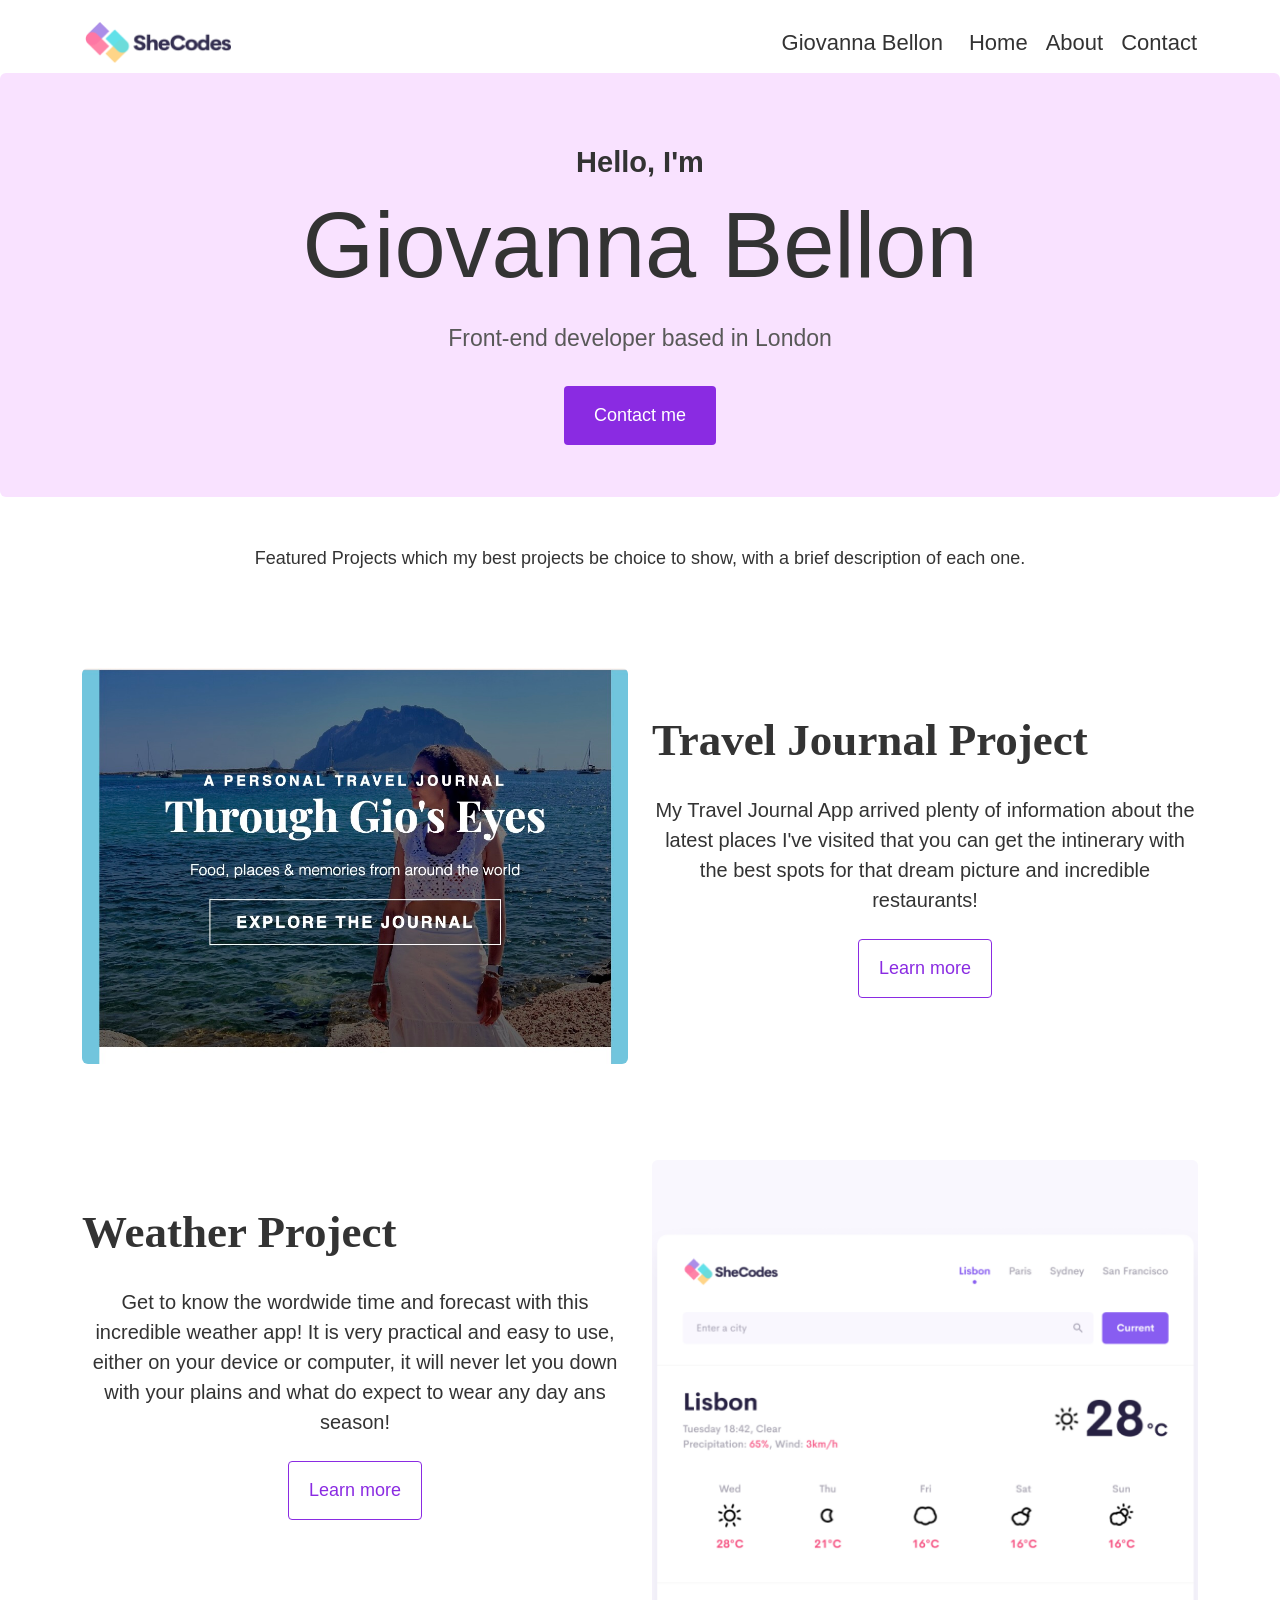
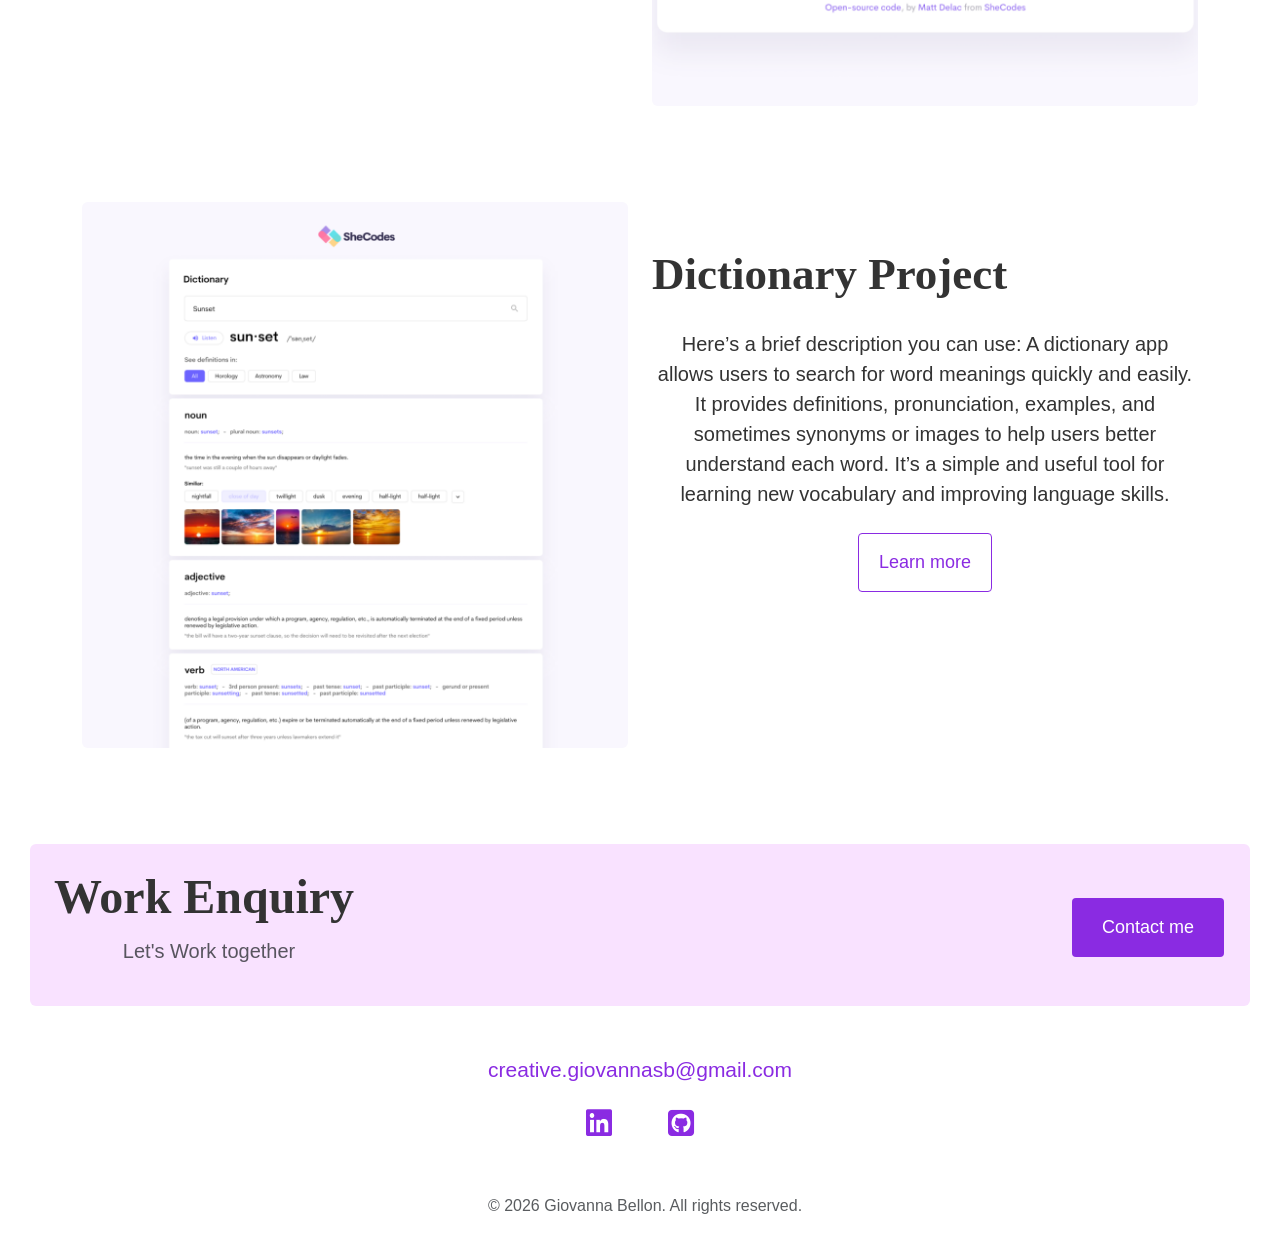
<file: index.html>
<!DOCTYPE html>
<html lang="en">
<head>
    <link href="https://cdn.jsdelivr.net/npm/bootstrap@5.3.8/dist/css/bootstrap.min.css" 
    rel="stylesheet" integrity="sha384-sRIl4kxILFvY47J16cr9ZwB07vP4J8+LH7qKQnuqkuIAvNWLzeN8tE5YBujZqJLB" 
    crossorigin="anonymous">
    <meta charset="UTF-8">
    <meta name="viewport" content="width=device-width, initial-scale=1.0">
    <title>Front-end developer Giovanna Bellon Portifolio</title>
     <meta name="description" content="Giovanna Bellon is a Front-End Developer based in London. Explore her portfolio of web projects.">
    <meta name="author" content="Giovanna Bellon">

    <link rel="stylesheet" href="css/style.css" />
    <link rel="stylesheet" href="https://cdnjs.cloudflare.com/ajax/libs/font-awesome/6.5.0/css/all.min.css">


</head>
<body>
<nav class="navbar custom-navbar w-100">
  <div class="container">
    <img src="images/shecode.png" class="logo d-none d-md-block" alt="Shecodes logo" />
     <img src="images/smallogo.jpg" class="small-logo d-block d-md-none" alt="Shecodes logo" />
    <div class="d-flex">
         <a
      class="navbar-brand me-4"
      href="https://www.shecodes.io/graduates/174112-giovanna-bellon"
    >Giovanna Bellon</a>
      <a class="nav-link me-3" href="index.html" title="Giovanna's page">Home</a>
      <a class="nav-link me-3" href="about.html" title="Giovanna's work">About</a>
      <a class="nav-link" href="contact.html" title="Giovanna's contact">Contact</a>
    </div>
  </div>
</nav>
   
   <div class="container-header  mt-5 p-5 rounded">
<h4 class="mt-4"> Hello, I'm </h4>
    <h1>Giovanna Bellon</h1>
</ br>
    <h3 class="p-3 mt-2 ">Front-end developer based in London</h3>

</ br>

    <a href="contact.html" class="btn btn-branding">Contact me</a>
   
</div> 
<p class="p-feature mt-5 mb-5">
    Featured Projects which my best projects be choice to show, with a brief description of each one.
</p>

 <div class="container">
      <div class="row">
        <div class="col col-lg-6 d-none d-lg-block">
          <img
            src="images/journal.jpg"
            alt="Yogurt App"
            class="img-fluid rounded mt-5 mb-5"
          />
        </div>
        <div class="col col-lg-6">
          <div class="project-description">
            <h2 class="yogurt mb-5 mt-5">Travel Journal Project</h2>

            <p class="paragraph">
              My Travel Journal App arrived plenty of information about the latest places I've visited that 
              you can get the intinerary with the best spots for that dream picture and incredible restaurants!
  
            <a href="work.html" class="btn btn-yogurt mt-4 ">Learn more</a>
          </div>
        </div>
      </div>
      <div class="row">
        <div class="col col-lg-6">
          <div class="project-description">
            <h2 class="weather mt-5 mb-5">Weather Project</h2>

            <p class="paragraph">
              Get to know the wordwide time and forecast with this incredible
              weather app! It is very practical and easy to use, either on your
              device or computer, it will never let you down with your plains
              and what do expect to wear any day ans season!
            </p>
            <a href="work.html" class="btn btn-yogurt mt-4 ">Learn more</a>
          </div>
        </div>

        <div class="col col-lg-6 d-none d-lg-block">
          <img
            src="images/weather.png"
            alt="Weather App"
            class="img-fluid rounded mt-5 mb-5"
          />
        </div>
      </div>
      <div class="row">
        <div class="col col-lg-6 d-none d-lg-block">
          <img
            src="images/dictionary-image.png"
            alt="Dictionary App"
            class="img-fluid rounded mt-5 size mb-5"
          />
        </div>

        <div class="col col-lg-6">
          <div class="project-description">
            <h2 class="dictionary mt-5 mb-5">Dictionary Project</h2>

            <p class="paragraph">
              Here’s a brief description you can use: A dictionary app allows
              users to search for word meanings quickly and easily. It provides
              definitions, pronunciation, examples, and sometimes synonyms or
              images to help users better understand each word. It’s a simple
              and useful tool for learning new vocabulary and improving language
              skills.
            </p>
            <a href="work.html" class="btn btn-yogurt mt-4 ">Learn more</a>
          </div>
        </div>
      </div>
    </div>
    <script
      src="https://cdn.jsdelivr.net/npm/bootstrap@5.3.8/dist/js/bootstrap.bundle.min.js"
      integrity="sha384-FKyoEForCGlyvwx9Hj09JcYn3nv7wiPVlz7YYwJrWVcXK/BmnVDxM+D2scQbITxI"
      crossorigin="anonymous"
    ></script>
  </body>

<footer>

<div class="contact-box d-flex justify-content-between align-items-center p-4 mt-5 rounded">
    <div>
    <h2 class="WE">Work Enquiry</h2>
    <p class="text-muted">Let's Work together</p>
</div>

<div>
<a href="contact.html" class="footer btn btn-branding" title="cobtact Giovanna">Contact me</a>
</div>

</div>

  <a href="mailto:creative.giovannasb@gmail.com" class="emailfooter d-flex justify-content-center mt-5">
    creative.giovannasb@gmail.com
  </a>

  <div class="social-icons d-flex justify-content-center gap-3 mt-3 mb-3">
    <a href="https://www.linkedin.com/in/giovanna-bellon-7aab44237/" class="social-link" target="_blank" rel="noopener noreferrer" title="Visit Giovanna Bellon's LinkedIn profile">
    <i class="fa-brands fa-linkedin"></i>
    </a>
    <a href="https://github.com/gisbcode/gio-portifolio" class="social-link" target="_blank" rel="noopener" title="Visit Giovanna Bellon's GitHub profile">
      <i class="fa-brands fa-square-github"></i>
    </a>
  </div>

  <p class="rights text-center mt-5 mb-3 text-muted">
    &copy; 2026 Giovanna Bellon. All rights reserved.
  </p>
</footer>
</html>
</file>
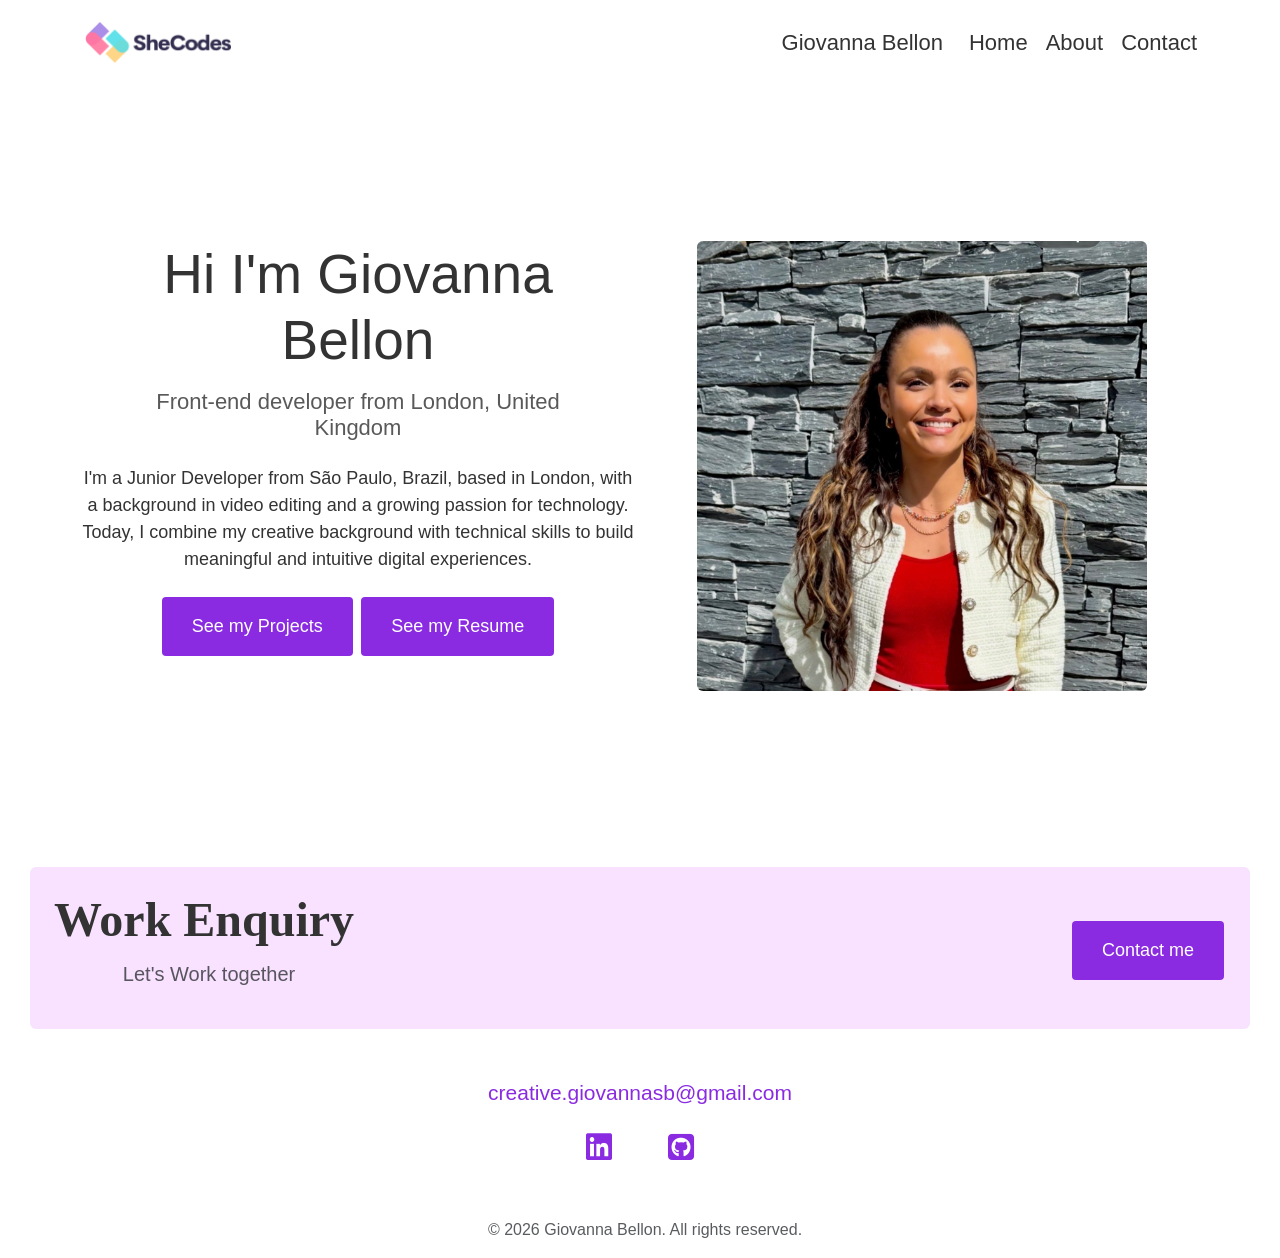
<file: about.html>
<!DOCTYPE html>
<html lang="en">
<head>
    <link href="https://cdn.jsdelivr.net/npm/bootstrap@5.3.8/dist/css/bootstrap.min.css" 
    rel="stylesheet" integrity="sha384-sRIl4kxILFvY47J16cr9ZwB07vP4J8+LH7qKQnuqkuIAvNWLzeN8tE5YBujZqJLB" 
    crossorigin="anonymous">
    <meta charset="UTF-8">
    <meta name="viewport" content="width=device-width, initial-scale=1.0">
    <title>Giovanna Projects Portifolio</title>

    <link rel="stylesheet" href="css/style.css" />
       <link rel="stylesheet" href="https://cdnjs.cloudflare.com/ajax/libs/font-awesome/6.5.0/css/all.min.css">

     <script src="https://cdn.jsdelivr.net/npm/bootstrap@5.3.8/dist/js/bootstrap.bundle.min.js" 
    integrity="sha384-FKyoEForCGlyvwx9Hj09JcYn3nv7wiPVlz7YYwJrWVcXK/BmnVDxM+D2scQbITxI" 
    crossorigin="anonymous"></script>
</head>

<body>
<nav class="navbar custom-navbar w-100">
  <div class="container">
    <img src="images/shecode.png" class="logo d-none d-md-block" alt="Shecodes logo" />
     <img src="images/smallogo.jpg" class="small-logo d-block d-md-none" alt="Shecodes logo" />

    <div class="d-flex">
      <a
      class="navbar-brand me-4"
      href="https://www.shecodes.io/graduates/174112-giovanna-bellon"
    >Giovanna Bellon</a>
      <a class="nav-link me-3" href="index.html">Home</a>
      <a class="nav-link me-3" href="about.html">About</a>
      <a class="nav-link" href="contact.html">Contact</a>
    </div>
  </div>
</nav>
<body>
    <br/>

  <div class="content-container container text-center mt-4">
  <div class="row align-items-center justify-content-center g-2">

    <!-- Left column: all text -->
    <div class="col-md-6">
       
      <h1 class="about-title mt-2">Hi I'm Giovanna Bellon</h1>
      <h3 class="mb-4 mt-3">Front-end developer from London, United Kingdom</h3>
      <p class="about-me">I'm a Junior Developer from São Paulo, Brazil, based in London, 
      with a background in video editing and a growing passion for technology.
      Today, I combine my creative background with technical skills to build 
      meaningful and intuitive digital experiences.</p>
      <a href="work.html" class="btn btn-branding ">See my Projects</a>
   

      <a href="https://canva.link/gbellonjfrontenddeveloper" class="btn btn-branding ">See my Resume</a>
    </div>

    
    <div class="col-6">
      <img src="images/me1.jpg" alt="Giovanna" class="profile-img img-fluid rounded mt-5 mb-2 ">
    </div>

  </div>
</div>

</body>

<footer>

<div class="contact-box d-flex justify-content-between align-items-center p-4 mt-5 rounded">
    <div>
    <h2 class="WE">Work Enquiry</h2>
    <p class="text-muted">Let's Work together</p>
</div>

<div>
<a href="contact.html" class="footer btn btn-branding" title="cobtact Giovanna">Contact me</a>
</div>

</div>

  <a href="mailto:creative.giovannasb@gmail.com" class="emailfooter d-flex justify-content-center mt-5">
    creative.giovannasb@gmail.com
  </a>

  <div class="social-icons d-flex justify-content-center gap-3 mt-3 mb-3">
    <a href="https://www.linkedin.com/in/giovanna-bellon-7aab44237/" class="social-link" target="_blank" rel="noopener noreferrer" title="Visit Giovanna Bellon's LinkedIn profile">
    <i class="fa-brands fa-linkedin"></i>
    </a>
    <a href="https://github.com/gisbcode/gio-portifolio" class="social-link" target="_blank" rel="noopener" title="Visit Giovanna Bellon's GitHub profile">
      <i class="fa-brands fa-square-github"></i>
    </a>
  </div>

  <p class="rights text-center mt-5 mb-3 text-muted">
    &copy; 2026 Giovanna Bellon. All rights reserved.
  </p>
</footer>

</html>
</file>
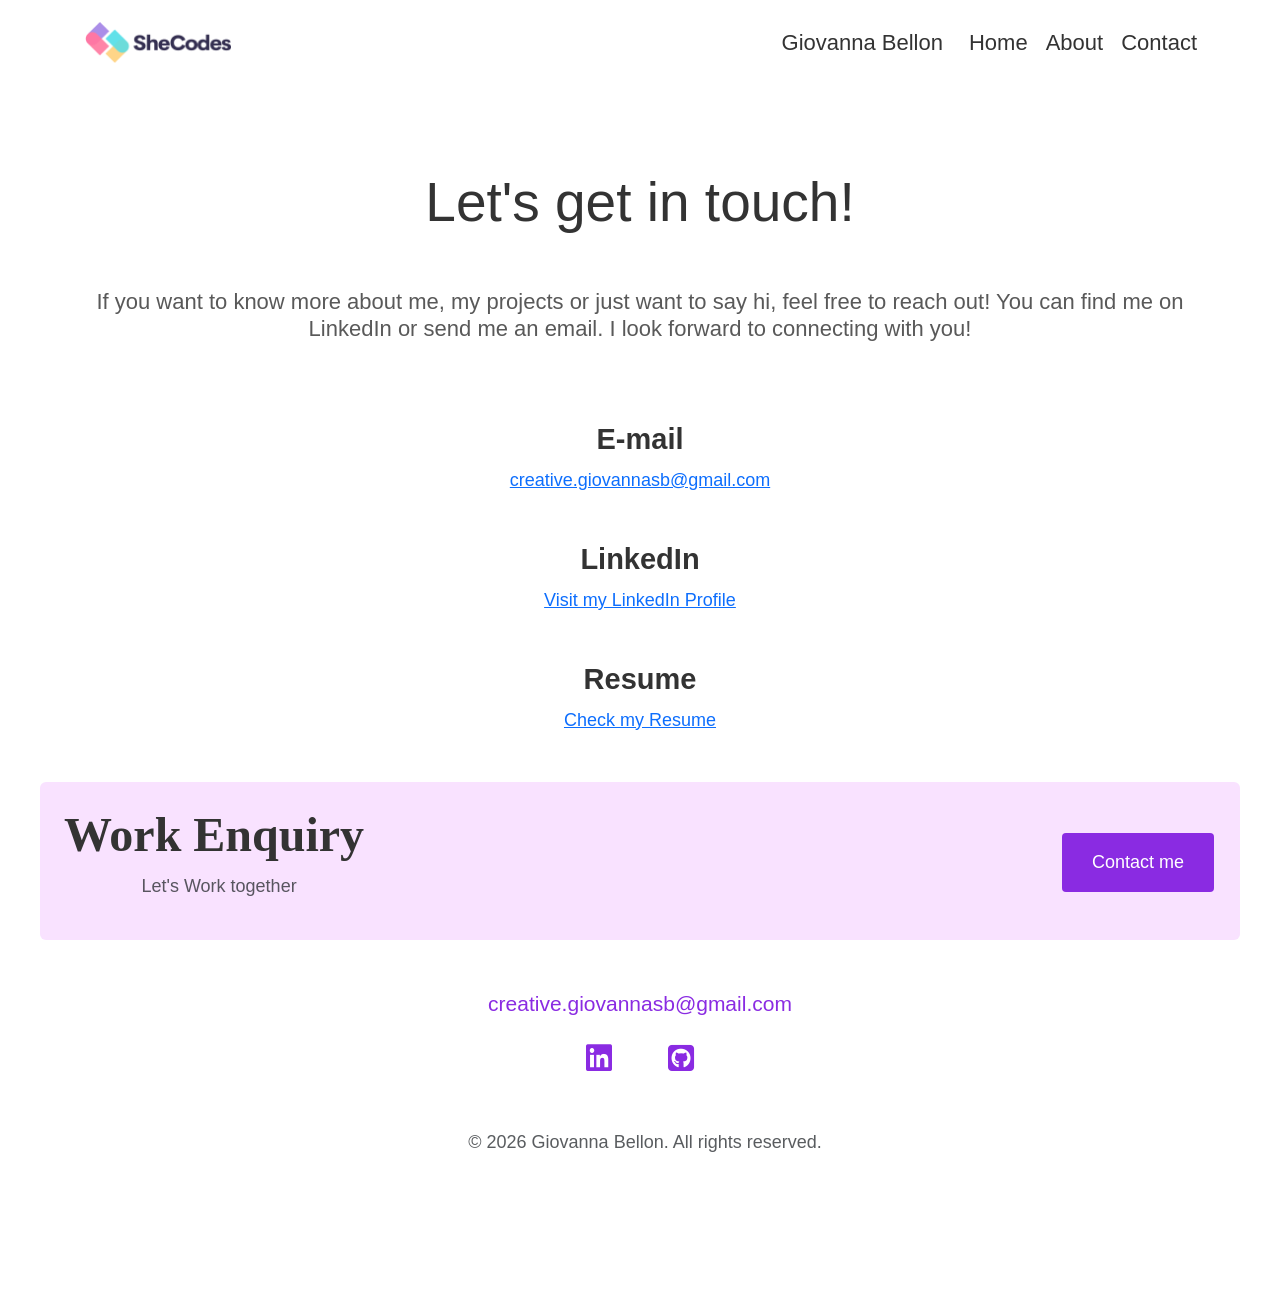
<file: contact.html>
<!DOCTYPE html>
<html lang="en">
<head>
    <link href="https://cdn.jsdelivr.net/npm/bootstrap@5.3.8/dist/css/bootstrap.min.css" 
    rel="stylesheet" integrity="sha384-sRIl4kxILFvY47J16cr9ZwB07vP4J8+LH7qKQnuqkuIAvNWLzeN8tE5YBujZqJLB" 
    crossorigin="anonymous">
    <meta charset="UTF-8">
    <meta name="viewport" content="width=device-width, initial-scale=1.0">
    <title>Giovanna Projects Portifolio</title>

    <link rel="stylesheet" href="css/style.css" />
       <link rel="stylesheet" href="https://cdnjs.cloudflare.com/ajax/libs/font-awesome/6.5.0/css/all.min.css">

     <script src="https://cdn.jsdelivr.net/npm/bootstrap@5.3.8/dist/js/bootstrap.bundle.min.js" 
    integrity="sha384-FKyoEForCGlyvwx9Hj09JcYn3nv7wiPVlz7YYwJrWVcXK/BmnVDxM+D2scQbITxI" 
    crossorigin="anonymous"></script>
</head>

<body>
<nav class="navbar custom-navbar w-100">
  <div class="container">
 <img src="images/shecode.png" class="logo d-none d-md-block" alt="Shecodes logo" />
     <img src="images/smallogo.jpg" class="small-logo d-block d-md-none" alt="Shecodes logo" />

    <div class="d-flex">
       <a
      class="navbar-brand me-4"
      href="https://www.shecodes.io/graduates/174112-giovanna-bellon"
    >Giovanna Bellon</a>     
      <a class="nav-link me-3" href="index.html" >Home</a>
      <a class="nav-link me-3" href="about.html" >About</a>
      <a class="nav-link" href="contact.html" >Contact</a>
    </div>
  </div>
</nav>
<body>
    <br/>

    <div class="content-container">
    <div class="content">
      <h1 class="about-title text-center ">Let's get in touch!</h1>
      <h3 class="about-content mt-4 text-center">
        If you want to know more about me, my projects or just want to say hi, feel free to reach out! You can find me on LinkedIn or send me an email. I look forward to connecting with you!
      </h3>
      <h4 class="text-center mt-5">E-mail</h4>
      <p class=" text-center mt-">
        <a href="mailto:creative.giovannasb@gmail.com" >creative.giovannasb@gmail.com</a>
    </p>
     
     <h4 class="text-center mt-5">LinkedIn</h4>
      <p class=" text-center mt-">
        <a href="https://www.linkedin.com/in/giovanna-bellon-7aab44237/">Visit my LinkedIn Profile</a>
    </p>
  
     <h4 class="text-center mt-5">Resume</h4>
      <p class=" text-center mt-">
        <a href="https://canva.link/gbellonjfrontenddeveloper">Check my Resume</a>
    </p>
    
      </body>
      
<footer>

<div class="contact-box d-flex justify-content-between align-items-center p-4 mt-5 rounded">
    <div>
    <h2 class="WE">Work Enquiry</h2>
    <p class="text-muted">Let's Work together</p>
</div>

<div>
<a href="contact.html" class="footer btn btn-branding" title="cobtact Giovanna">Contact me</a>
</div>

</div>

  <a href="mailto:creative.giovannasb@gmail.com" class="emailfooter d-flex justify-content-center mt-5">
    creative.giovannasb@gmail.com
  </a>

  <div class="social-icons d-flex justify-content-center gap-3 mt-3 mb-3">
    <a href="https://www.linkedin.com/in/giovanna-bellon-7aab44237/" class="social-link" target="_blank" rel="noopener noreferrer" title="Visit Giovanna Bellon's LinkedIn profile">
    <i class="fa-brands fa-linkedin"></i>
    </a>
    <a href="https://github.com/gisbcode/gio-portifolio" class="social-link" target="_blank" rel="noopener" title="Visit Giovanna Bellon's GitHub profile">
      <i class="fa-brands fa-square-github"></i>
    </a>
  </div>

  <p class="rights text-center mt-5 mb-3 text-muted">
    &copy; 2026 Giovanna Bellon. All rights reserved.
  </p>
</footer>

</html>
</file>
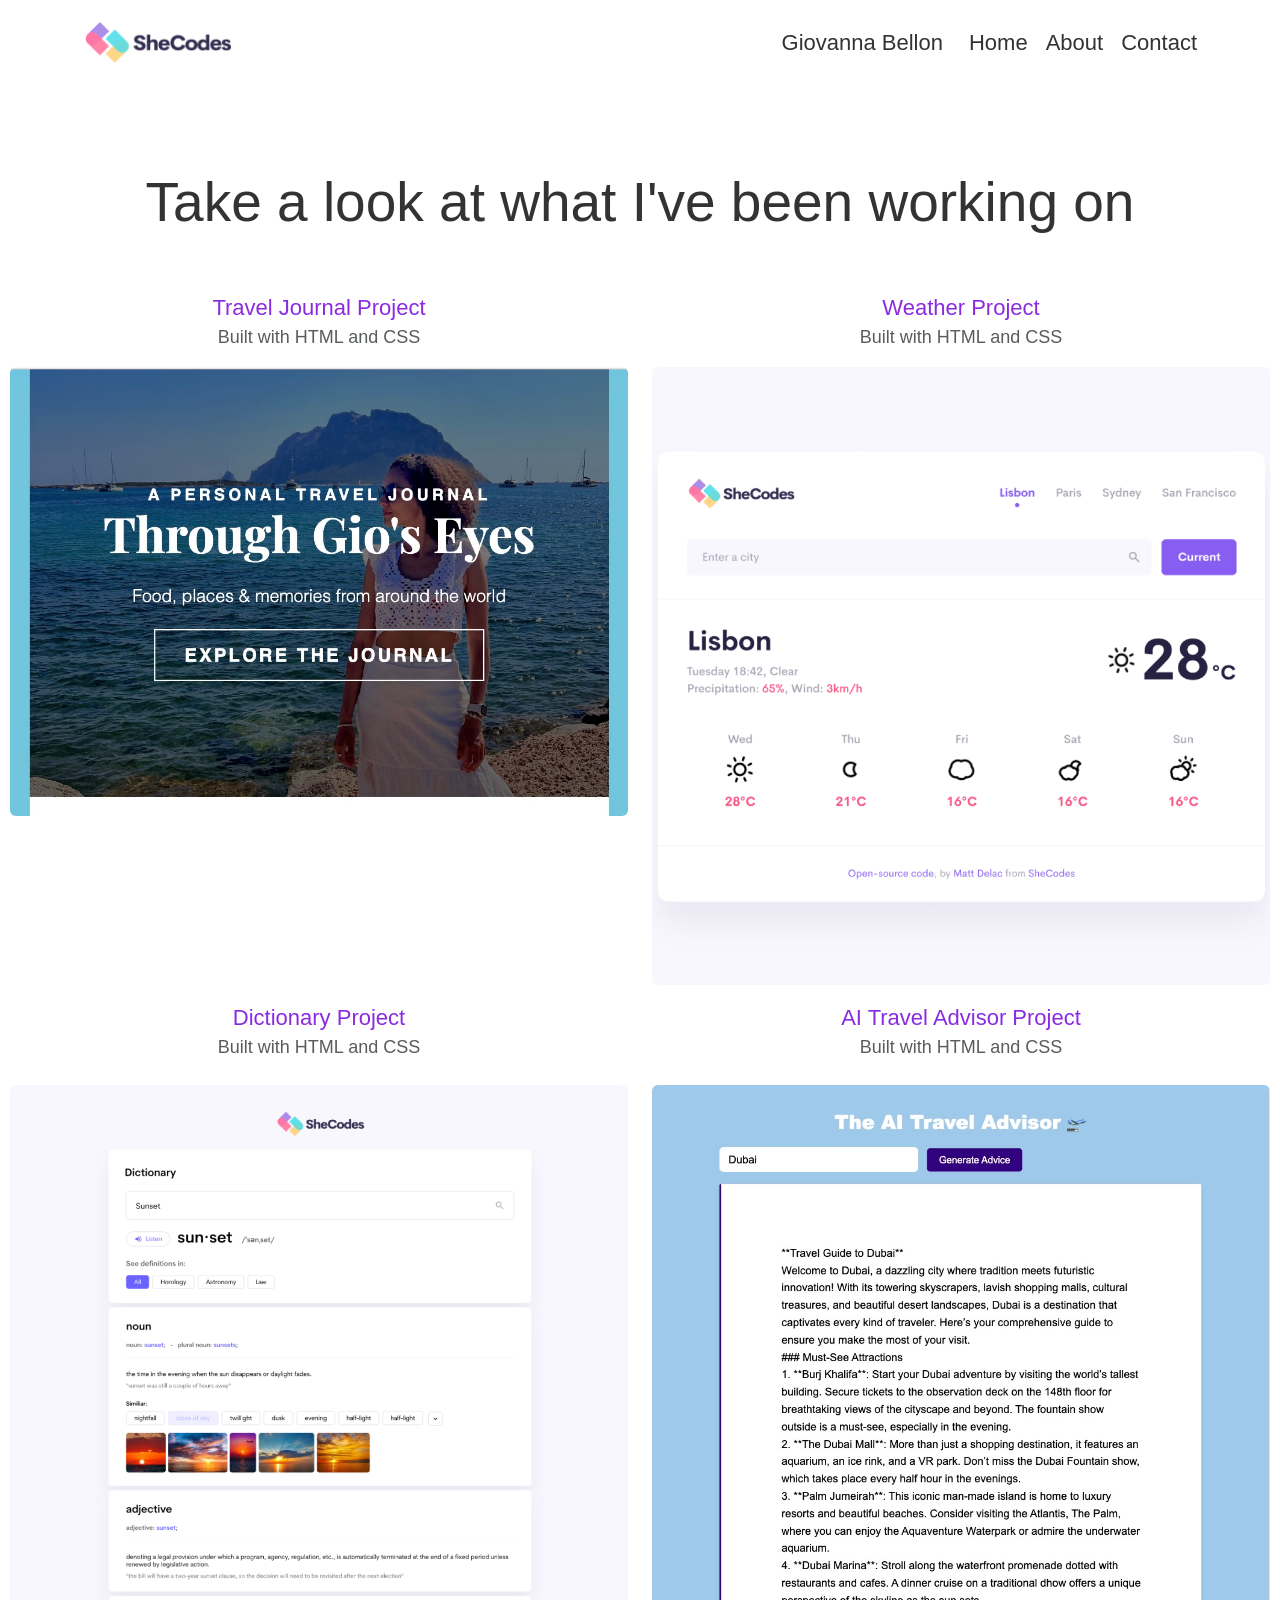
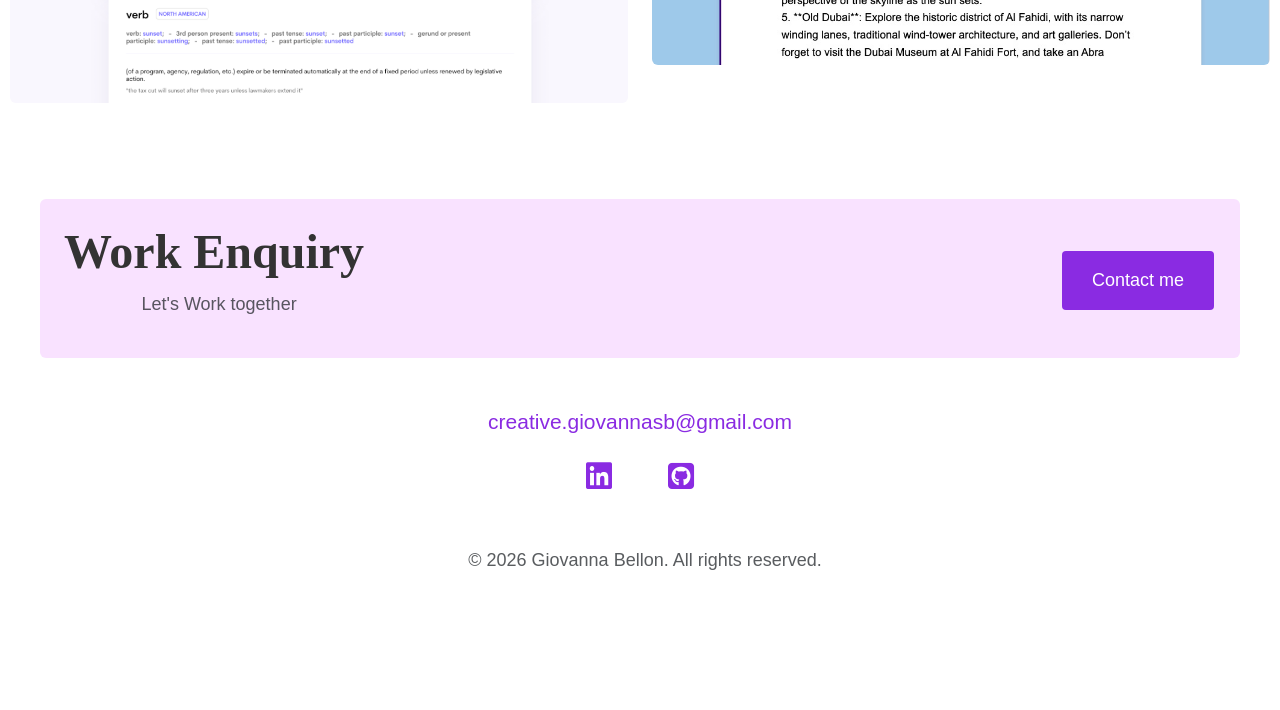
<file: work.html>
<!DOCTYPE html>
<html lang="en">
<head>
    <link href="https://cdn.jsdelivr.net/npm/bootstrap@5.3.8/dist/css/bootstrap.min.css" 
    rel="stylesheet" integrity="sha384-sRIl4kxILFvY47J16cr9ZwB07vP4J8+LH7qKQnuqkuIAvNWLzeN8tE5YBujZqJLB" 
    crossorigin="anonymous">
    <meta charset="UTF-8">
    <meta name="viewport" content="width=device-width, initial-scale=1.0">
    <title>Giovanna Projects Portfolio</title>

    <link rel="stylesheet" href="css/style.css" />
       <link rel="stylesheet" href="https://cdnjs.cloudflare.com/ajax/libs/font-awesome/6.5.0/css/all.min.css">

     <script src="https://cdn.jsdelivr.net/npm/bootstrap@5.3.8/dist/js/bootstrap.bundle.min.js" 
    integrity="sha384-FKyoEForCGlyvwx9Hj09JcYn3nv7wiPVlz7YYwJrWVcXK/BmnVDxM+D2scQbITxI" 
    crossorigin="anonymous"></script>
</head>

<body>
<nav class="navbar custom-navbar w-100">
  <div class="container">
<img src="images/shecode.png" class="logo d-none d-md-block" alt="Shecodes logo" />
     <img src="images/smallogo.jpg" class="small-logo d-block d-md-none" alt="Shecodes logo" />

    <div class="d-flex">
       <a
      class="navbar-brand me-4"
      href="https://www.shecodes.io/graduates/174112-giovanna-bellon"
    >Giovanna Bellon</a>      
      <a class="nav-link me-3" href="index.html">Home</a>
      <a class="nav-link me-3" href="about.html">About</a>
      <a class="nav-link" href="contact.html">Contact</a>
    </div>
  </div>
</nav>
<body>
    <br/>

  <div class="content-container">
    <div class="content">
      <h1 class="about-title text-center ">Take a look at what I've been working on</h1>
      
      
      <div class="row">
        <div class="col-md-6">
           <a  class="about-links text-center mt-5 mb-0" href="https://giotravelwebsite.netlify.app/">Travel Journal Project</a>
  <p class="text-center text-muted">Built with HTML and CSS</p>
  <img src="images/journal.jpg" alt="Travel Journal" class="img-fluid rounded mb-5" />
 
</div>

<div class="col-md-6">
    <a class="about-links text-center mb-0 mt-5" href="https://reactweatherappgio.netlify.app/">Weather Project</a>
  <p class="text-center text-muted ">Built with HTML and CSS</p>
  <img src="images/weather.png" alt="Weather App" class="img-fluid rounded mb-3" />
</div>

<div class="col-md-6">
   <a class="about-links text-center mb-0" href="https://reactdictionarybygio.netlify.app/">Dictionary Project</a>
  <p class="text-center text-muted">Built with HTML and CSS</p>
  <img src="images/dictionary-image.png" alt="Dictionary App" class="img-fluid rounded mt-2 mb-5" />
 
</div>

<br/>
<div class="col-md-6">
    <a class="about-links text-center mb-0" href="https://aigeneratorbygi.netlify.app/">AI Travel Advisor Project</a>
  <p class="text-center text-muted">Built with HTML and CSS</p>
  <img src="images/Ai-image.jpg" alt="AI Travel Advisor" class="img-fluid rounded mt-2 mb-1" />

</div>
    </div>
 </div>

</body>

<footer>

<div class="contact-box d-flex justify-content-between align-items-center p-4 mt-5 rounded">
    <div>
    <h2 class="WE">Work Enquiry</h2>
    <p class="text-muted">Let's Work together</p>
</div>

<div>
<a href="contact.html" class="footer btn btn-branding" title="cobtact Giovanna">Contact me</a>
</div>

</div>

  <a href="mailto:creative.giovannasb@gmail.com" class="emailfooter d-flex justify-content-center mt-5">
    creative.giovannasb@gmail.com
  </a>

  <div class="social-icons d-flex justify-content-center gap-3 mt-3 mb-3">
    <a href="https://www.linkedin.com/in/giovanna-bellon-7aab44237/" class="social-link" target="_blank" rel="noopener noreferrer" title="Visit Giovanna Bellon's LinkedIn profile">
    <i class="fa-brands fa-linkedin"></i>
    </a>
    <a href="https://github.com/gisbcode/gio-portifolio" class="social-link" target="_blank" rel="noopener" title="Visit Giovanna Bellon's GitHub profile">
      <i class="fa-brands fa-square-github"></i>
    </a>
  </div>

  <p class="rights text-center mt-5 mb-3 text-muted">
    &copy; 2026 Giovanna Bellon. All rights reserved.
  </p>
</footer>

</html>
</file>
<file: css/style.css>
:root {
  --primary-color: #8a2be2;
  --secondary-color: #f9e2ff;
  --text-color: #333;
  --background-color: #ffffff;
  --font-family: "Gill Sans", "Gill Sans MT", Calibri, "Trebuchet MS", sans-serif;
  --second-font: "Playfair Display", serif
}

body {
  font-family: var(--font-family);
  background-color: var(--background-color); /* fixed: was --s-color */
  margin: 0;
  padding: 0;
}

.logo {
  max-width: 150px;
  text-align: left;
  margin-top: 0px;
  padding: 0px;
}

.small-logo {
  max-width: 45px;
  text-align: left;
  margin-top: 0px;
  padding: 0px;
}

.custom-navbar,
.logo,
.custom-navbar a {
  color: var(--text-color);
  font-size: 22px;
  padding: 1px;
  margin-bottom: -20px;
  margin-top: 10px;
}

.custom-navbar a:hover {
  color: var(--primary-color);
}

.container-header {
  background-color: var(--secondary-color);
  text-align: center;
  padding: 0px;
  margin: 0px;
}

h1 {
  color: var(--text-color);
  font-size: 92px;
  font-family: var(--font-family);
}

h2 {
  color: var(--text-color);
  font-weight: bold;
  font-size: 35px;
  font-family: var(--second-font);
  margin-bottom: 10px;
}

h3 {
  color: #595959;
  font-size: 23px;
  font-family: var(--font-family);
  margin-bottom: 10px;
}

h4 {
  color: var(--text-color);
  font-size: 29px;
  font-family: var(--font-family);
  margin-bottom: 10px;
  font-weight: bold;
}


.p-feature {
  color: var(--text-color);
  font-size: 18px;
  margin-bottom: 0px;
  margin-top: 30px;
  text-align: center;
}

.btn-branding {
  background-color: var(--primary-color);
  color: var(--background-color);
  border: none;
  padding: 16px 30px;
  text-align: center;
  text-decoration: none;
  font-size: 18px;
  margin: 4px 2px;
  cursor: pointer;
  border-radius: 4px;
}

.btn-branding:hover {
  background-color: var(--secondary-color);
  color: var(--primary-color);
  border: 1px solid var(--primary-color);
}

p {
  text-align: center;
  font-size: 20px;
  color: var(--text-color);
}

.btn-yogurt {
  background-color: var(--background-color);
  border: 1px solid var(--primary-color);
  color: var(--primary-color);
  padding: 15px 20px;
  text-align: center;
  text-decoration: none;
  display: inline-block;
  font-size: 18px;
  margin: 4px 2px;

  cursor: pointer;
  border-radius: 4px;
}

.btn-yogurt:hover {
  background-color: var(--primary-color);
  color: var(--background-color);
  border: none;
}

.project-description .btn-yogurt {
  display: table;
  margin: 20px auto 0;
}

.btn {
  margin-top: 8px;
}

.yogurt,
.weather,
.dictionary {
  font-size: 45px;
  padding-top: 45px;
}

.paragraph {
  font-family: var(--font-family);
  margin-top: -20px;
}

.content-container {
  padding: 120px 10px;
  margin: 0 auto;
}

.content-container h1 {
  font-size: 55px;
}

.content-container h3 {
  font-size: 30px;
  margin-left: 10px;
}

.content-container p {
  font-size: 18px;
}

.content-container h3 {
  font-size: 22px;
  margin: 50px;
  

}

.profile-img {
  width: 450px;
  height: 450px;
  object-fit: cover;
  text-align: center;
}


.WE  {
  font-size: 48px;

}

footer p {
  font-size: 20px;
  margin-left: 10px;
  color: var(--text-color);
}

.contact-box {
    background-color: var(--secondary-color);
  display: flex;
  padding: 30px;
  margin: 30px;
  border-radius: 10px;
  margin-top: 20px;

}


.emailfooter {
  color: var(--primary-color);
  text-decoration: none;
  font-size: 21px;
}

.emailfooter:hover {
  text-decoration: underline;
}

.social-link {
  margin: 0 20px;
  color: var(--primary-color);
  font-size: 30px;
  transition: color 0.3s;
}

.social-link:hover {
  color: var(--text-color);
}

.rights {
  font-size: 16px;
  color: var(--text-color);
}

.about-content {
  font-size: 10px;
  margin: 70px;
  padding: 30px;
}
 a.about-links {
  color: var(--primary-color);
  text-decoration: none;
  font-size: 22px;
  display: block;

/* Tablet */
@media (max-width: 860px) {
  .custom-navbar,
  .logo,
  .custom-navbar a {
    font-size: 19px;
    padding: 1px;
    margin-bottom: -20px;
    margin-top: 10px;
  }


.logo {
  max-width: 150px;
  text-align: left;
  margin-top: 0px;
  margin-left: 11px;
  padding: 0px;
}

  .small-logo {
    max-width: 45px;
    margin-top: 0px;
    margin-left: -6px;
    margin-bottom: -20px;
    padding: 0px;
  }

  .container-header {
    background-color: var(--secondary-color);
    text-align: center;
    padding: 0px;
    margin: 0px;
  }

  .paragraph {
    text-align: center;
    font-size: 15px;
    margin-top: -20px;
  }

 

  body {
    text-align: center;
    margin-bottom: 10px;
  }

  img {
    display: block;
    margin: 0 auto 30px;
    max-width: 100%;
  }

  .btn-branding,
  .btn-yogurt {
    display: block;
    margin: 15px auto;
    width: fit-content;
  }

  h1 {
    font-size: 36px;
    text-align: center;
    margin-top: -30px;
  }

  h2 {
    font-size: 25px;
    text-align: center;
  }

  h3 {
    font-size: 20px;
    text-align: center;
  }

h4 {
  color: var(--text-color);
  font-size: 20px;
  font-family: var(--font-family);
  margin-bottom: 10px;
}

  p {
    font-size: 16px;
    text-align: center;
  }

  .p-feature {
    font-size: 15px;
    text-align: center;
    margin-bottom: 0px;
    margin-top: 20px;
  }

  .btn-branding {
    font-size: 14px;
    padding: 10px 15px;
    text-align: center;
  }

  .yogurt,
  .weather,
  .dictionary {
    font-size: 30px;
    padding-top: 0px;
  }

  .content-container {
    padding: 50px 20px;
  }

  .content-container h1 {
    font-size: 40px;
    padding-top: 35px;
  }

  .content-container h2 {
    font-size: 25px;
  }

  .content-container p {
    font-size: 15px;
  }

  .profile-img {
    width: 100%; /* fixed: was 850px */
    height: 300px;
    object-fit: cover;
  }


  
}

/* iPhone / small phones */
@media (max-width: 760px) {
  body {
    text-align: center;
  }

  h1 {
    font-size: 36px;
    text-align: center;
    margin-top: 0;
  }

  h2 {
    font-size: 22px;
    text-align: center;
  }

  h3 {
    font-size: 18px;
    text-align: center;
  }

  p {
    font-size: 14px;
    text-align: center;
  }

  .p-feature {
    font-size: 13px;
    margin-top: 15px;
  }

  .btn-branding,
  .btn-yogurt {
    display: block;
    margin: 10px auto;
    width: fit-content;
    font-size: 14px;
    padding: 10px 20px;
  }

  .content-container {
    padding: 30px 15px;
  }

  .content-container h1 {
    font-size: 32px;
    padding-top: 20px;
  }

  .content-container h3 {
    font-size: 18px;
  }

  .content-container p {
    font-size: 16px;
  }

  .profile-img {
    width: 100%;
    height: 250px;
    object-fit: cover;
  }

  .yogurt,
  .weather,
  .dictionary {
    font-size: 24px;
    padding-top: 0px;
  }

  .custom-navbar,
  .custom-navbar a {
    font-size: 16px;
    padding: 2px;
  }

  .WE  {
  font-size: 28px;

}
footer p {
  font-size: 16px;
  margin-left: 0px;
}

footer .btn-branding {
  font-size: 14px;
  padding: 10px 10px;
}
}
</file>
